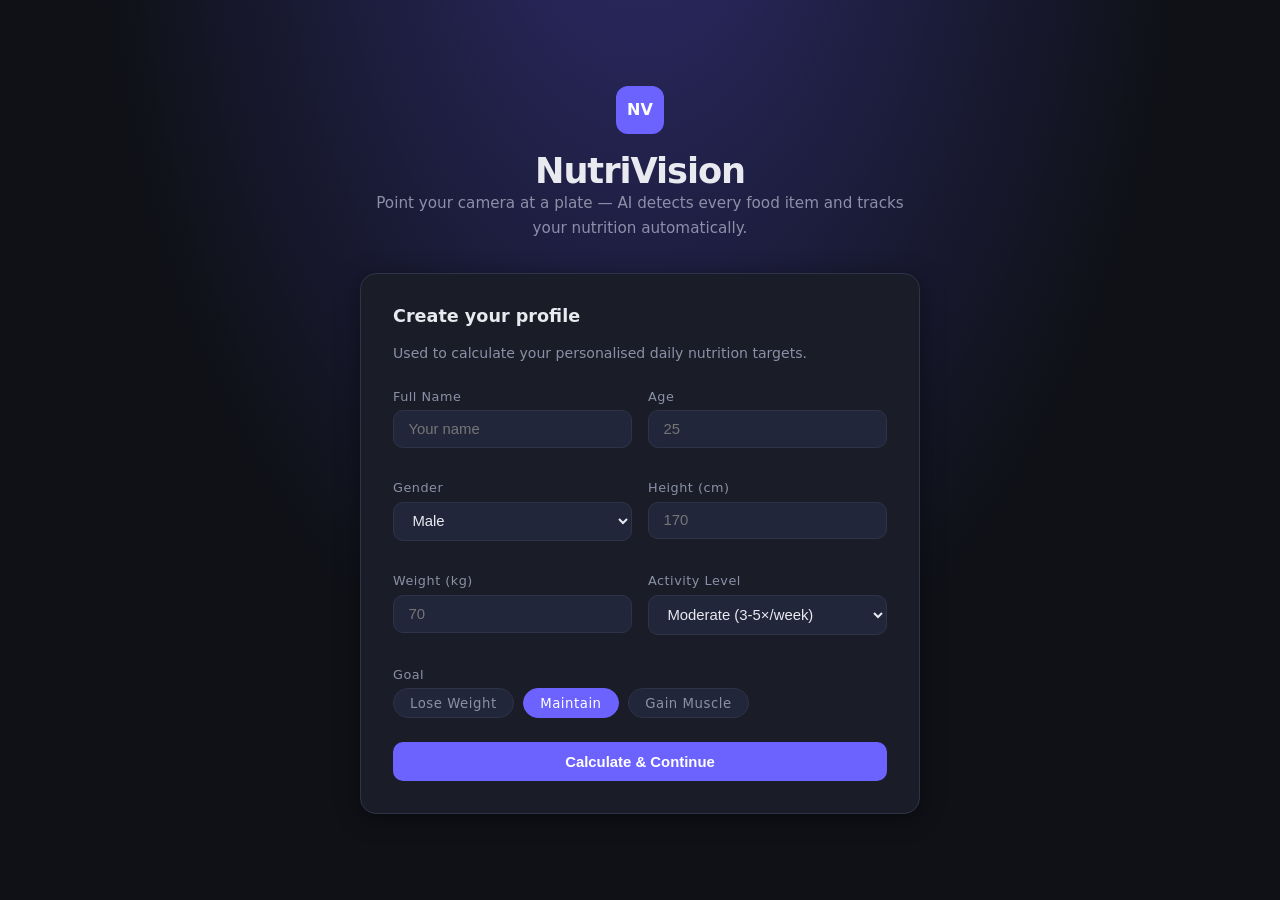
<file: templates/index.html>
<!DOCTYPE html>
<html lang="en">
<head>
  <meta charset="UTF-8"/>
  <meta name="viewport" content="width=device-width,initial-scale=1"/>
  <title>NutriVision — Food Detection Tracker</title>

  <link rel="stylesheet" href="/static/css/style.css"/>
</head>
<body>
<div class="hero">
  <div class="hero-content">
    <div class="logo-mark">NV</div>
    <h1>NutriVision</h1>
    <p class="subtitle">Point your camera at a plate — AI detects every food item and tracks your nutrition automatically.</p>

    <div class="card onboarding-card">
      <h2>Create your profile</h2>
      <p class="card-sub">Used to calculate your personalised daily nutrition targets.</p>

      <form id="onboarding-form">
        <div class="form-row">
          <div class="form-group">
            <label>Full Name</label>
            <input type="text" id="name" placeholder="Your name" required/>
          </div>
          <div class="form-group">
            <label>Age</label>
            <input type="number" id="age" min="10" max="100" placeholder="25" required/>
          </div>
        </div>
        <div class="form-row">
          <div class="form-group">
            <label>Gender</label>
            <select id="gender">
              <option value="male">Male</option>
              <option value="female">Female</option>
            </select>
          </div>
          <div class="form-group">
            <label>Height (cm)</label>
            <input type="number" id="height" min="100" max="250" placeholder="170" required/>
          </div>
        </div>
        <div class="form-row">
          <div class="form-group">
            <label>Weight (kg)</label>
            <input type="number" id="weight" min="20" max="300" placeholder="70" required/>
          </div>
          <div class="form-group">
            <label>Activity Level</label>
            <select id="activity">
              <option value="sedentary">Sedentary</option>
              <option value="light">Light (1-3×/week)</option>
              <option value="moderate" selected>Moderate (3-5×/week)</option>
              <option value="active">Active (6-7×/week)</option>
              <option value="very_active">Very Active</option>
            </select>
          </div>
        </div>
        <div class="form-group">
          <label>Goal</label>
          <div class="goal-pills">
            <input type="radio" id="lose" name="goal" value="lose"/>
            <label for="lose" class="pill">Lose Weight</label>
            <input type="radio" id="maintain" name="goal" value="maintain" checked/>
            <label for="maintain" class="pill">Maintain</label>
            <input type="radio" id="gain" name="goal" value="gain"/>
            <label for="gain" class="pill">Gain Muscle</label>
          </div>
        </div>
        <button type="submit" class="btn-primary btn-full">Calculate & Continue</button>
      </form>

      <div id="bmi-result" class="bmi-box hidden"></div>
    </div>
  </div>
</div>
<script src="/static/js/onboarding.js"></script>
</body>
</html>
</file>
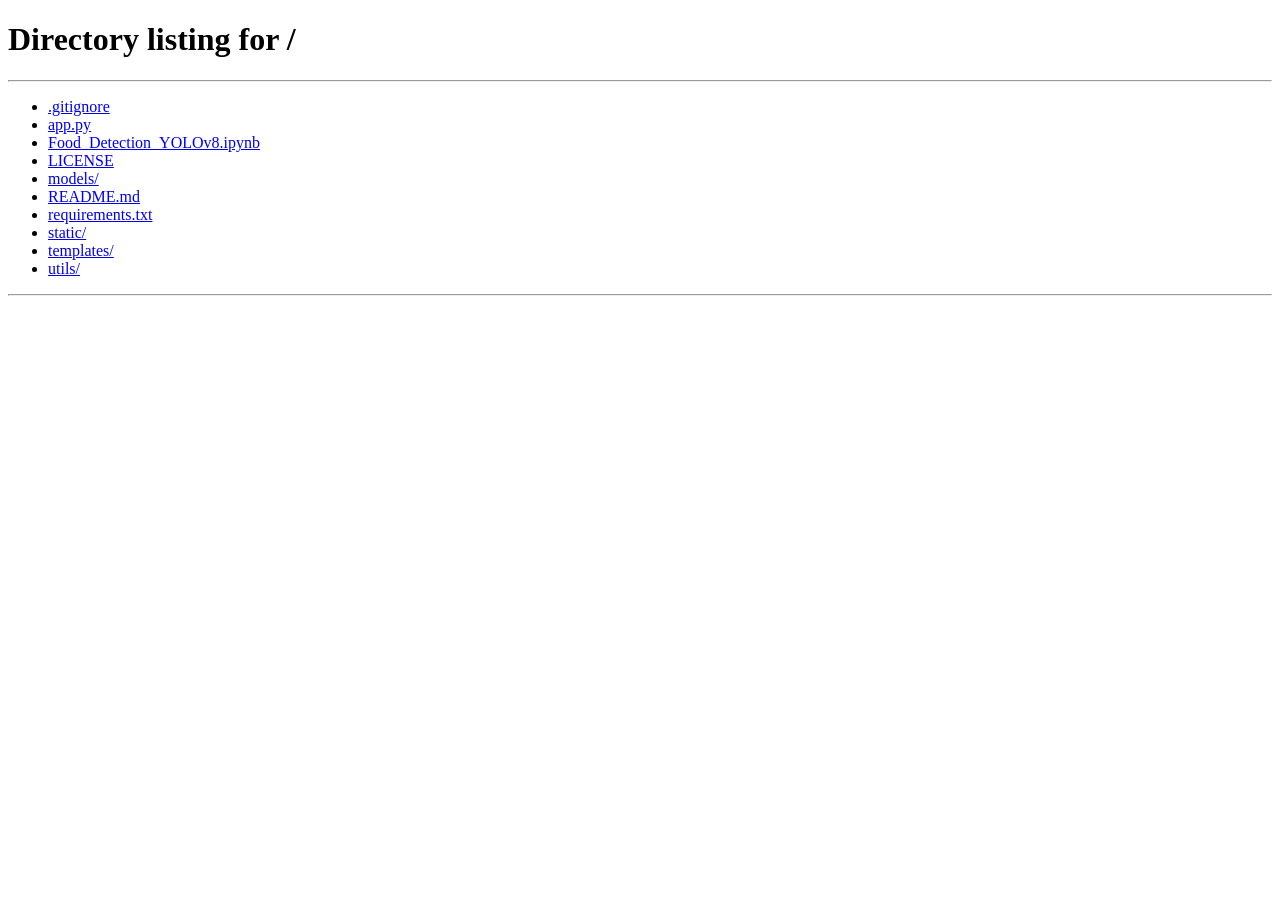
<file: templates/dashboard.html>
<!DOCTYPE html>
<html lang="en">
<head>
  <meta charset="UTF-8"/>
  <meta name="viewport" content="width=device-width,initial-scale=1"/>
  <title>Dashboard — NutriVision</title>
  <link rel="stylesheet" href="/static/css/style.css"/>
</head>
<body class="dashboard-body">

<nav class="navbar">
  <span class="nav-brand">NutriVision</span>
  <div class="nav-right">
    <a href="/weekly" style="color:var(--muted);font-size:.82rem;text-decoration:none">Weekly Report</a>
    <span id="nav-user"></span>
    <span id="nav-date"></span>
  </div>
</nav>

<div class="dashboard-grid">

  <!-- ── LEFT: Upload & Detection ──────────────────────────────────────── -->
  <section class="panel upload-panel">
    <h2>Detect Food on Plate</h2>

    <div class="upload-zone" id="upload-zone">
      <div class="upload-icon">
        <svg width="36" height="36" viewBox="0 0 24 24" fill="none" stroke="currentColor" stroke-width="1.5">
          <circle cx="12" cy="12" r="10"/><path d="M12 8v8M8 12h8"/>
        </svg>
      </div>
      <p>Drop plate photo here or <label for="file-input" class="link-btn">browse</label></p>
      <p class="hint">Works best with a clear overhead photo of the plate</p>
      <input type="file" id="file-input" accept="image/*" hidden/>
    </div>

    <img id="preview-img" class="preview-img hidden" alt="Preview"/>

    <div class="form-row">
      <div class="form-group">
        <label>Meal</label>
        <select id="meal-select">
          <option value="Breakfast">Breakfast</option>
          <option value="Lunch" selected>Lunch</option>
          <option value="Dinner">Dinner</option>
          <option value="Snack">Snack</option>
        </select>
      </div>
      <div class="form-group">
        <label>Qty per item (g)</label>
        <input type="number" id="quantity" value="100" min="10" max="1000"/>
      </div>
    </div>

    <button class="btn-primary btn-full" id="detect-btn" disabled>Detect Food Items</button>

    <!-- Detection result -->
    <div id="detection-result" class="detection-result hidden">

      <!-- Annotated image with circles -->
      <div class="annotated-wrap">
        <img id="annotated-img" class="annotated-img" alt="Detection result"/>
        <p class="annotated-caption" id="detect-caption"></p>
      </div>

      <!-- Per-item cards -->
      <div id="item-cards" class="item-cards"></div>

      <!-- Plate total -->
      <div class="plate-total-box">
        <div class="pt-title">Plate Total</div>
        <div class="macro-grid">
          <div class="macro-cell"><span class="macro-val" id="pt-cal"></span><span class="macro-label">kcal</span></div>
          <div class="macro-cell"><span class="macro-val" id="pt-pro"></span><span class="macro-label">protein</span></div>
          <div class="macro-cell"><span class="macro-val" id="pt-car"></span><span class="macro-label">carbs</span></div>
          <div class="macro-cell"><span class="macro-val" id="pt-fat"></span><span class="macro-label">fat</span></div>
          <div class="macro-cell"><span class="macro-val" id="pt-fib"></span><span class="macro-label">fiber</span></div>
        </div>
      </div>

      <button class="btn-primary btn-full" id="log-all-btn">Log All Items</button>
    </div>
  </section>

  <!-- ── MIDDLE: Daily Summary ─────────────────────────────────────────── -->
  <section class="panel tracker-panel">
    <div class="tracker-header">
      <h2>Today's Summary</h2>
      <input type="date" id="date-picker"/>
    </div>

    <!-- Calorie ring -->
    <div class="ring-container">
      <svg viewBox="0 0 120 120" class="ring-svg">
        <circle cx="60" cy="60" r="50" fill="none" stroke="var(--border)" stroke-width="10"/>
        <circle cx="60" cy="60" r="50" fill="none" stroke="var(--accent)"
          stroke-width="10" stroke-linecap="round"
          stroke-dasharray="314" stroke-dashoffset="314"
          id="ring-arc" transform="rotate(-90 60 60)"/>
      </svg>
      <div class="ring-center">
        <span id="ring-consumed">0</span>
        <span class="ring-sub">of <span id="ring-target">--</span> kcal</span>
      </div>
    </div>

    <!-- Macro bars -->
    <div class="macro-bars">
      <div class="mbar-row">
        <span class="mbl">Protein</span>
        <div class="bar-track"><div class="bar-fill bar-protein" id="bp"></div></div>
        <span class="mbr" id="lp">--</span>
      </div>
      <div class="mbar-row">
        <span class="mbl">Carbs</span>
        <div class="bar-track"><div class="bar-fill bar-carbs" id="bc"></div></div>
        <span class="mbr" id="lc">--</span>
      </div>
      <div class="mbar-row">
        <span class="mbl">Fat</span>
        <div class="bar-track"><div class="bar-fill bar-fat" id="bf"></div></div>
        <span class="mbr" id="lf">--</span>
      </div>
      <div class="mbar-row">
        <span class="mbl">Fiber</span>
        <div class="bar-track"><div class="bar-fill bar-fiber" id="bfi"></div></div>
        <span class="mbr" id="lfi">--</span>
      </div>
    </div>

    <div id="advice-box" class="advice-box"></div>
  </section>

  <!-- ── RIGHT: Meal Log ───────────────────────────────────────────────── -->
  <section class="panel log-panel">
    <h2>Meal Log</h2>
    <div id="meal-log"></div>
  </section>

</div>

<script src="/static/js/dashboard.js"></script>

</body>
</html>
</file>
<file: static/css/style.css>
*,*::before,*::after{box-sizing:border-box;margin:0;padding:0}
:root{
  --bg:#0f1117;--bg2:#1a1d27;--bg3:#22263a;
  --border:#2e3348;--text:#e8eaf0;--muted:#8b90a8;
  --accent:#6c63ff;--accent2:#4fd1c5;
  --success:#48bb78;--warning:#f6ad55;--danger:#fc8181;
  --protein:#667eea;--carbs:#f6ad55;--fat:#fc8181;--fiber:#48bb78;
  --r:10px;--rlg:16px;--shadow:0 4px 24px rgba(0,0,0,.4);
  font-family:'Inter','Segoe UI',system-ui,sans-serif;
}
body{background:var(--bg);color:var(--text);min-height:100vh}
h1{font-size:2.2rem;font-weight:700;letter-spacing:-.03em}
h2{font-size:1.1rem;font-weight:600;margin-bottom:1rem}
p{line-height:1.65;color:var(--muted)}

/* Hero */
.hero{min-height:100vh;display:flex;align-items:center;justify-content:center;
  padding:2rem;background:radial-gradient(ellipse at 50% -20%,#2d2b6a 0%,var(--bg) 60%)}
.hero-content{width:100%;max-width:560px}
.logo-mark{width:48px;height:48px;background:var(--accent);border-radius:12px;
  display:flex;align-items:center;justify-content:center;font-weight:800;
  font-size:1rem;color:#fff;margin:0 auto 1rem}
.hero h1,.subtitle{text-align:center}
.subtitle{font-size:.95rem;margin-bottom:2rem}

/* Card */
.card{background:var(--bg2);border:1px solid var(--border);
  border-radius:var(--rlg);padding:2rem;box-shadow:var(--shadow)}
.card-sub{margin-bottom:1.5rem;font-size:.88rem}

/* Forms */
.form-row{display:grid;grid-template-columns:1fr 1fr;gap:1rem;margin-bottom:1rem}
.form-group{display:flex;flex-direction:column;gap:.4rem;margin-bottom:1rem}
label{font-size:.8rem;font-weight:500;color:var(--muted);letter-spacing:.04em}
input[type=text],input[type=number],input[type=date],select{
  background:var(--bg3);border:1px solid var(--border);border-radius:var(--r);
  padding:.62rem .9rem;color:var(--text);font-size:.93rem;outline:none;width:100%;
  transition:border-color .15s}
input:focus,select:focus{border-color:var(--accent)}
.goal-pills{display:flex;gap:.6rem}
.goal-pills input[type=radio]{display:none}
.pill{padding:.42rem 1rem;border-radius:999px;border:1px solid var(--border);
  background:var(--bg3);cursor:pointer;font-size:.83rem;transition:all .15s}
.goal-pills input:checked+.pill{background:var(--accent);border-color:var(--accent);color:#fff}
.hint{font-size:.75rem;margin-top:.3rem}

/* Buttons */
.btn-primary{background:var(--accent);color:#fff;border:none;border-radius:var(--r);
  padding:.72rem 1.5rem;font-size:.93rem;font-weight:600;cursor:pointer;
  transition:opacity .15s,transform .1s}
.btn-primary:hover{opacity:.88}
.btn-primary:active{transform:scale(.98)}
.btn-primary:disabled{opacity:.35;cursor:not-allowed}
.btn-full{width:100%;margin-top:.5rem}

/* BMI box */
.bmi-box{margin-top:1.4rem;padding:1rem 1.2rem;background:var(--bg3);
  border-radius:var(--r);border-left:3px solid var(--accent2)}
.bmi-box h3{font-size:.95rem;color:var(--accent2);margin-bottom:.5rem}
.bmi-box p{font-size:.86rem;margin:.2rem 0;color:var(--text)}

/* Navbar */
.navbar{height:54px;background:var(--bg2);border-bottom:1px solid var(--border);
  display:flex;align-items:center;justify-content:space-between;
  padding:0 1.5rem;position:sticky;top:0;z-index:100}
.nav-brand{font-weight:800;font-size:1rem;color:var(--accent)}
.nav-right{display:flex;gap:1rem;font-size:.82rem;color:var(--muted)}

/* Dashboard grid */
.dashboard-body{background:var(--bg)}
.dashboard-grid{display:grid;grid-template-columns:360px 1fr 280px;
  gap:1.2rem;padding:1.2rem;max-width:1400px;margin:0 auto;
  min-height:calc(100vh - 54px)}
.panel{background:var(--bg2);border:1px solid var(--border);
  border-radius:var(--rlg);padding:1.4rem;overflow-y:auto}

/* Upload zone */
.upload-zone{border:2px dashed var(--border);border-radius:var(--r);
  padding:1.8rem 1rem;text-align:center;cursor:pointer;
  transition:border-color .15s,background .15s;margin-bottom:1rem}
.upload-zone:hover,.upload-zone.drag-over{border-color:var(--accent);
  background:rgba(108,99,255,.05)}
.upload-icon{color:var(--muted);margin-bottom:.5rem}
.upload-zone p{font-size:.85rem}
.link-btn{color:var(--accent);cursor:pointer;text-decoration:underline}
.preview-img{width:100%;max-height:180px;object-fit:cover;
  border-radius:var(--r);margin-bottom:1rem}

/* Detection result */
.detection-result{margin-top:1rem}
.annotated-wrap{position:relative;margin-bottom:1rem}
.annotated-img{width:100%;border-radius:var(--r);display:block}
.annotated-caption{font-size:.78rem;color:var(--muted);text-align:center;
  margin-top:.4rem}

/* Item cards */
.item-cards{display:flex;flex-direction:column;gap:.6rem;margin-bottom:1rem}
.item-card{background:var(--bg3);border-radius:var(--r);padding:.8rem 1rem;
  border-left:3px solid var(--accent);display:grid;
  grid-template-columns:auto 1fr auto;gap:.6rem;align-items:center}
.item-badge{width:26px;height:26px;border-radius:50%;display:flex;
  align-items:center;justify-content:center;font-size:.75rem;font-weight:700;
  color:#fff;flex-shrink:0}
.item-info{}
.item-name{font-size:.9rem;font-weight:600;text-transform:capitalize}
.item-conf{font-size:.72rem;color:var(--muted)}
.item-macros{font-size:.75rem;color:var(--muted);margin-top:.2rem}

/* Plate total */
.plate-total-box{background:var(--bg3);border-radius:var(--r);
  padding:1rem;margin-bottom:.8rem;border:1px solid var(--border)}
.pt-title{font-size:.8rem;font-weight:600;color:var(--accent2);
  margin-bottom:.6rem;text-transform:uppercase;letter-spacing:.06em}
.macro-grid{display:grid;grid-template-columns:repeat(5,1fr);gap:.4rem}
.macro-cell{background:var(--bg2);border-radius:8px;padding:.45rem;text-align:center}
.macro-val{display:block;font-size:.95rem;font-weight:700}
.macro-label{display:block;font-size:.68rem;color:var(--muted)}

/* Tracker */
.tracker-header{display:flex;justify-content:space-between;align-items:center;
  margin-bottom:1rem}
.ring-container{position:relative;width:150px;margin:0 auto 1.5rem}
.ring-svg{width:100%}
.ring-center{position:absolute;top:50%;left:50%;transform:translate(-50%,-50%);
  text-align:center}
.ring-center>span:first-child{display:block;font-size:1.5rem;font-weight:700}
.ring-sub{font-size:.72rem;color:var(--muted)}

/* Macro bars */
.macro-bars{display:flex;flex-direction:column;gap:.7rem;margin-bottom:1rem}
.mbar-row{display:grid;grid-template-columns:54px 1fr 80px;align-items:center;gap:.5rem}
.mbl{font-size:.78rem;color:var(--muted)}
.mbr{font-size:.72rem;color:var(--muted);text-align:right}
.bar-track{height:6px;background:var(--bg3);border-radius:3px;overflow:hidden}
.bar-fill{height:100%;border-radius:3px;width:0%;transition:width .5s}
.bar-protein{background:var(--protein)}
.bar-carbs{background:var(--carbs)}
.bar-fat{background:var(--fat)}
.bar-fiber{background:var(--fiber)}

/* Advice */
.advice-box{border-top:1px solid var(--border);padding-top:.8rem}
.advice-item{font-size:.8rem;color:var(--muted);padding:.35rem 0;
  padding-left:.8rem;border-left:2px solid var(--accent2);margin-bottom:.35rem}

/* Meal log */
.meal-group{margin-bottom:1rem}
.meal-group-title{font-size:.75rem;font-weight:600;color:var(--accent);
  text-transform:uppercase;letter-spacing:.06em;margin-bottom:.4rem}
.log-item{display:flex;justify-content:space-between;padding:.45rem 0;
  border-bottom:1px solid var(--border);font-size:.82rem}
.log-item-name{text-transform:capitalize}
.log-item-right{color:var(--muted);font-size:.75rem}
.empty-state{font-size:.85rem;color:var(--muted);text-align:center;padding:2rem 0}

/* Utilities */
.hidden{display:none!important}
@media(max-width:1100px){.dashboard-grid{grid-template-columns:1fr 1fr}.log-panel{grid-column:1/-1}}
@media(max-width:640px){.dashboard-grid{grid-template-columns:1fr}.form-row{grid-template-columns:1fr}}
</file>
